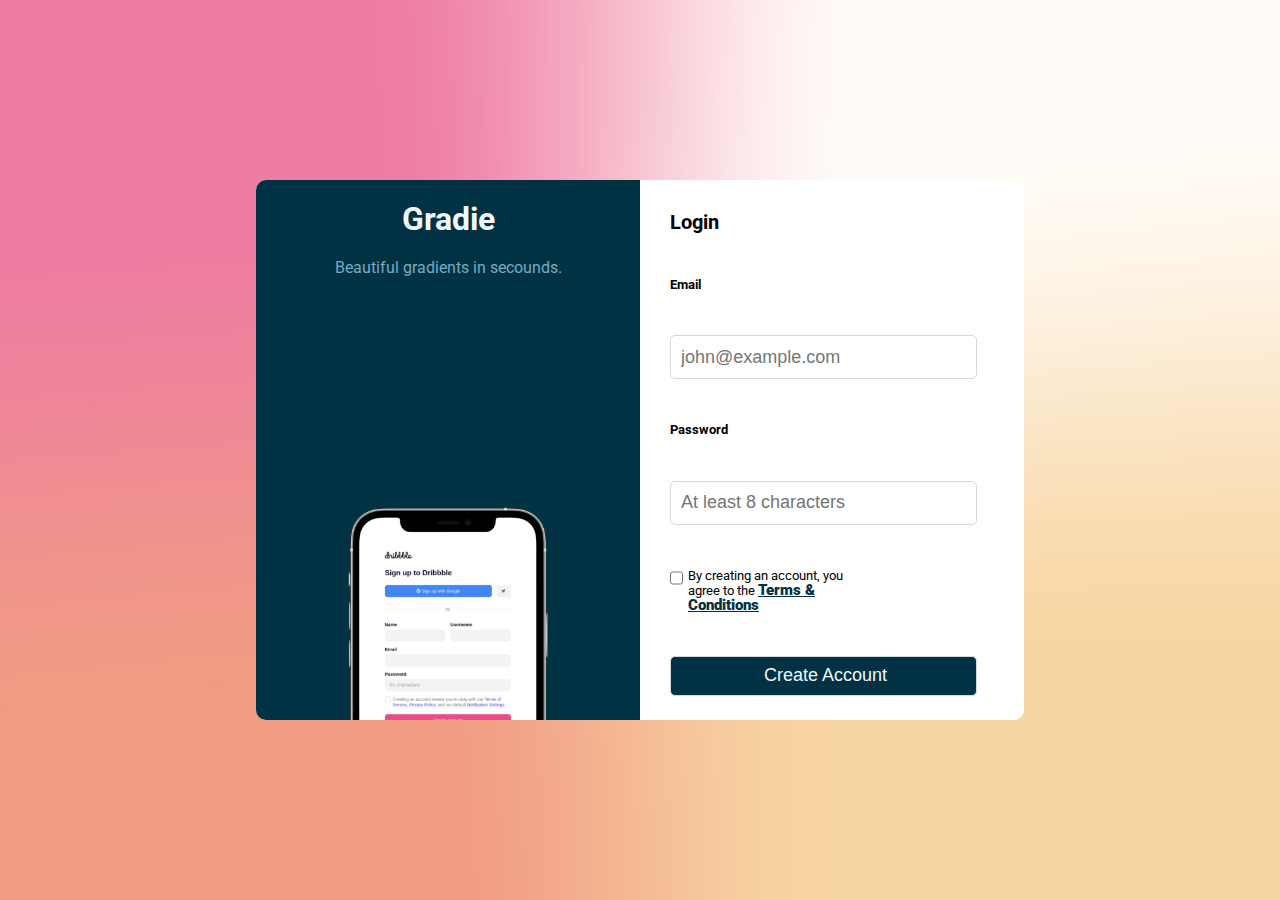
<file: Gradie Sign Up/index.html>
<!DOCTYPE html>
<html lang="en">
  <head>
    <meta charset="UTF-8" />
    <meta http-equiv="X-UA-Compatible" content="IE=edge" />
    <meta name="viewport" content="width=device-width, initial-scale=1.0" />
    <title>Document</title>
    <link rel="stylesheet" href="./style.css" />
    <link href='http://fonts.googleapis.com/css?family=Roboto' rel='stylesheet' type='text/css'>
  
  </head>
  <body>
    <main>
        <div class="gradie">
            <h1>Gradie</h1>
            <p>Beautiful gradients in secounds.</p>
            <img src="./Assets/iPhone Mockup.png" />
          </div>
          <div class="login">
            <h1>Login</h1>
            <label>Email</label>
            <input type="text" placeholder="john@example.com" />
            <label>Password</label>
            <input type="text" placeholder="At least 8 characters" />
            <div>
              <input type="checkbox"/> 
              <label>By creating an account, you agree to the <span>Terms & Conditions</span></label>
          </div>
            <input
              type="button"
              value="Create Account"
              style="background-color: #003244; 
              color: aliceblue"
            />
          </div>
      
    </main>
      </body>
</html>
</file>
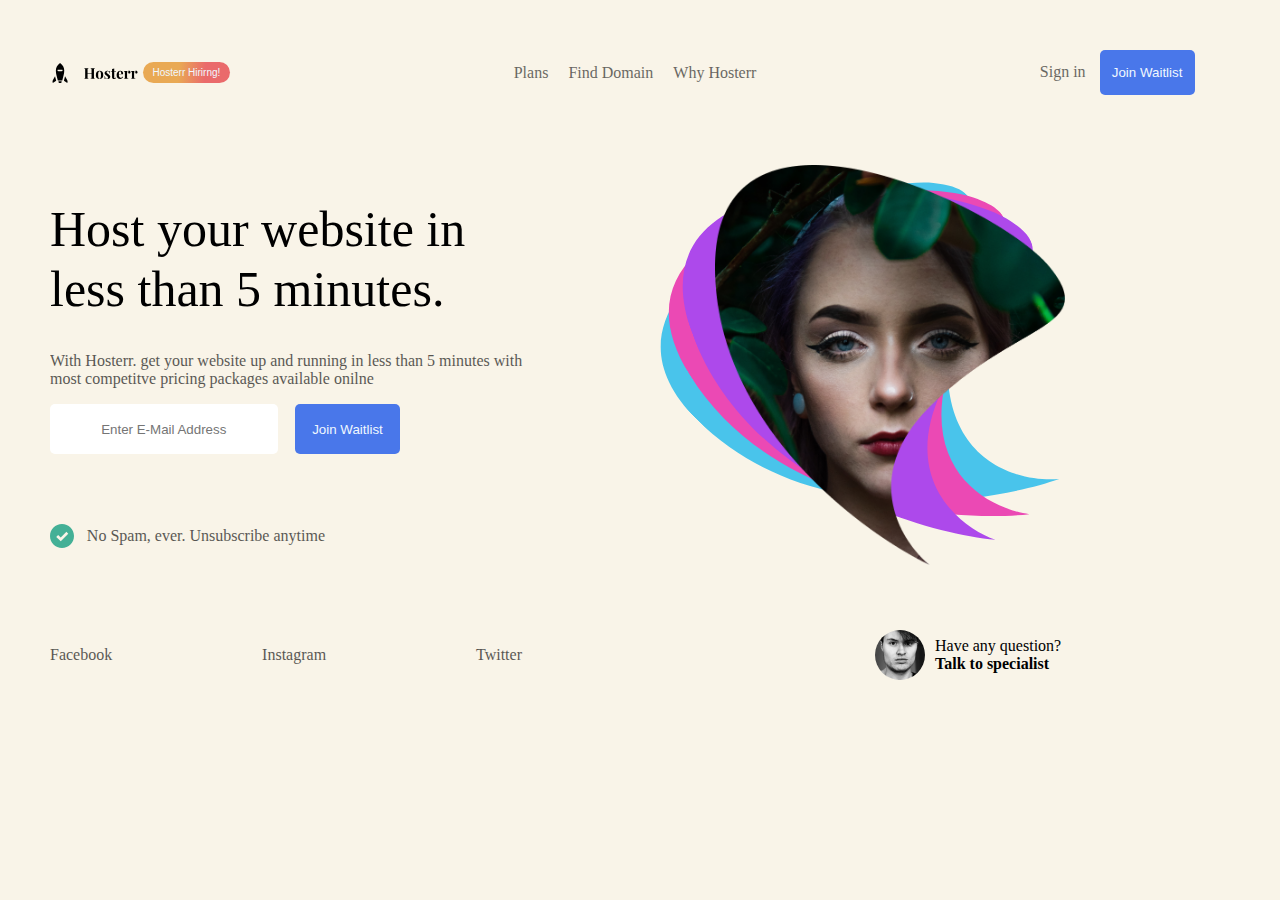
<file: Hosterr Starter Files/index.html>
<!DOCTYPE html>
<html lang="en">
  <head>
    <meta charset="UTF-8" />
    <meta http-equiv="X-UA-Compatible" content="IE=edge" />
    <meta name="viewport" content="width=device-width, initial-scale=1.0" />
    <link rel="stylesheet" href="./style.css" />
    <title>Document</title>
  </head>
  <body>
    <header>
      <div>
        <img src="./Assets/Logo.svg" />
        <input type="button" value="hosterr hirirng!" />
      </div>
      <div class="navbar-items">
        <label>plans</label>
        <label>find domain</label>
        <label>why hosterr</label>
    </div>
      <nav>
        <img class="hamburger" src="./Assets/icons8-hamburger-menu-24.png" />
        <label>Sign in </label>
        <input class="join-waitlist" type="button" value="join waitlist" />
      </nav>
    </header>
    <main>
      <div class="shaps">
        <img src="./Assets/Blue Shape.svg" />
        <img src="./Assets/Pink Shape.svg" />
        <img src="./Assets//Purple Shape.svg" />
        <img src="./Assets/Hero Image (Model).png" />
      </div>
      <div class="header-auth">
        <h1>Host your website in less than 5 minutes.</h1>
      <p>
        With Hosterr. get your website up and running in less than 5 minutes
        with most competitve pricing packages available onilne
      </p>
      <div class="auth">
        <div class="subscribe">
          <input type="text" for="email" placeholder="enter e-mail address" />
          <input type="button" value="join waitlist" />
        </div>
        <div class="no-spam">
          <img src="./Assets/Checkmark.svg" />
          <label>No Spam, ever. Unsubscribe anytime</label>
        </div>
      </div>
      </div>
    </main>
    <footer>
      <div class="contact">
        <label for="">facebook</label>
        <label for="">instagram</label>
        <label for="">twitter</label>
      </div>
      <div>
        <img src="./Assets/Help Avatar.svg" />
        <div>
          <p>Have any question?</p>
          <p>Talk to specialist</p>
        </div>
      </div>
    </footer>
  </body>
</html>
</file>
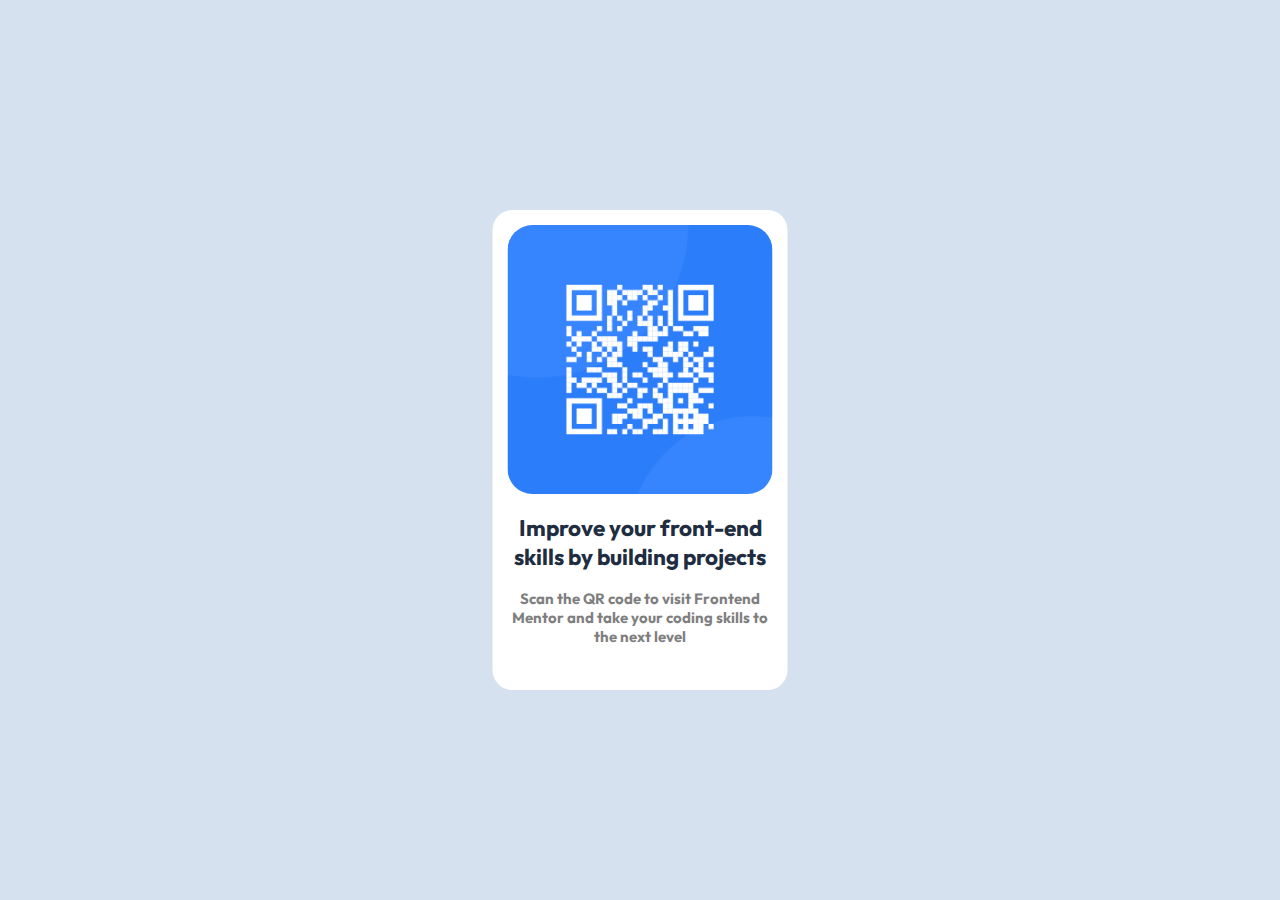
<file: qr-code-component/index.html>
<!DOCTYPE html>
<html lang="en">
  <head>
    <meta charset="UTF-8" />
    <meta name="viewport" content="width=device-width, initial-scale=1.0" />
    <!-- displays site properly based on user's device -->

    <link
      rel="icon"
      type="image/png"
      sizes="32x32"
      href="./images/favicon-32x32.png"
    />
    <link rel="stylesheet" href="https://fonts.googleapis.com/css?family=Outfit" />
    <link rel="stylesheet" href="./style.css" />

    <title>Frontend Mentor | QR code component</title>
  </head>
  <body>
    <div class="card">
      <div class="qr">
        <img src="./images/image-qr-code.png" alt="QR" />
      </div>
      <div class="inner">
        <h2>Improve your front-end skills by building projects</h2>
        <p>
          Scan the QR code to visit Frontend Mentor and take your coding skills
          to the next level
        </p>
      </div>
    </div>
  </body>
</html>
</file>
<file: Gradie Sign Up/style.css>
body{
    height: 100vh;
    margin: 0px;
    font-family: 'Roboto', sans-serif;
    background-image: url("./Assets/Background.png");
    background-size: 100% 100%;  
    background-repeat: no-repeat;  

}

main {
    display: flex;
    width: 100%;
    height: 100%;
    flex-direction: column; 
    background-color: white;
}

.gradie{
    background-color: #003244;
    width: 100%;
    height: 40%;
    display: flex;
    flex-direction: column;
    justify-content: flex-start;
    align-items: center;
    position: relative;
}


.gradie h1 {
    color: aliceblue;
    margin: 10px 0;
}

.gradie p {
    color: #75acc1;
    margin: 0;
    padding: 0;
}

.gradie img{
    width: 200px;
    position: absolute;
    bottom: 0;
}

.login {
    display: flex;
    flex-direction: column;
    justify-content: space-around;
    margin: 1em 2em;
    background-color: white;
    height: 60%;
}
.login > h1 {
    margin: 0;
 }

.login input {
    height: 40px;
    border: .5px solid #d6d9db;
    border-radius: 5px;
    padding-left: 10px;
}

.login > label {
    font-weight: bolder;
}

.login > div{
    display: flex;
    align-items: flex-start;
    justify-content: center;
    width: 200px;
}

.login > div > input {
    height: 20px;
    margin: 0px;
    margin-right: 5px;
}
.login > label{
    font-weight: bolder;
    font-size: large;
}

.login > div > label{
    align-self: flex-end;
}

.login > div > label > span {
    color: #023243;
    line-height: 2px;
    text-decoration: underline;
    font-weight:900;
    font-size: large;
}

.login > input{
    font-size: large;
    height: 50px;
}

@media screen and (min-width: 480px) {
    body {
        display: flex;
        justify-content: center;
        align-items: center;
    }
    main{
        width: 60%;
    };
}

@media screen and (min-width: 760px) {  
    main {
        flex-direction: row;
        height: 60%;
        border: none;
        border-radius: 10px;
    }

    .gradie {
        height: 100%;
        width: 50%;
        border-radius: 10px;
        border-bottom-right-radius: 0px;
        border-top-right-radius: 0px;
    }
    .gradie h1 {
        margin: 20px;
    }
    .gradie img{
        width: 280px;
    }

    main > .login {
        height: 90%;
        width: 40%;
        justify-content: space-between;
        font-size: 10px;
        margin: 30px;
    }

    .login  label {
        font-size: small;
    }
    .login > div > label > span{
        font-size: 15px;
    }
    .login > input{
        height: 40px;
    }
}
</file>
<file: Hosterr Starter Files/style.css>
body {
  background-color: #f9f4e8;
  display: flex;
  flex-direction: column;
}

body > * {
  margin: 50px 0;
}

header {
  display: flex;
  width: 97%;
  justify-content: space-between;
  margin-top: 10px;
  margin-bottom: 50px;
}

header div input[type='button'] {
  background: linear-gradient(
    95deg,
    rgba(233, 169, 84, 1) 41%,
    rgba(234, 106, 107, 1) 71%
  );
  color: aliceblue;
  border: none;
  border-radius: 5em;
  padding: 5px 10px;
  text-transform: capitalize;
  margin-left: 5px;
  font-size: 10px;
}

header .navbar-items {
  display: none;
}

header nav label, .join-waitlist {
  display: none;
}

header div {
  display: flex;
  align-items: center;
  justify-content: center;
}

header img {
  height: 20px;
}

main {
  display: flex;
  flex-direction: column;
  justify-content: space-between;
}

main .shaps {
  margin: 0 auto;
  display: flex;
  justify-content: center;
}

main > .shaps img {
  width: 250px;
}

main > .shaps img:nth-child(1) {
  transform: rotate(-45deg);
}

main > .shaps img:nth-child(2) {
  transform: rotate(-32deg);
}

main > .shaps img:nth-child(3) {
  transform: rotate(-20deg);
}

main > .shaps img:not(:last-child) {
  position: absolute;
  z-index: -99;
}

main h1 {
  font-size: 50px;
  font-weight: 510;
  line-height: 60px;
}

main p {
  opacity: 0.65;
}


main .auth {
  display: flex;
  flex-direction: column;
  justify-content: space-between;
}
main .auth .subscribe {
  display: flex;
  flex-direction: column;
  justify-content: space-between;
  width: 100%;
  height: 120px;
}

main .auth .subscribe input {
  border: none;
  border-radius: 5px;
  height: 50px;
  text-transform: capitalize;
  width: 100%;
  padding: 0;
}

main .auth input[type='text'] {
  color: black;
  text-align: center;
}

main .auth input[type='button'] {
  background-color: #4977ea;
  color: aliceblue;
}

main .auth .no-spam {
  display: flex;
  align-items: center;
  justify-content: space-between;
  width: 75%;
  margin-top: 10px;
}

main .auth div label {
  opacity: 0.65;
}

footer {
  display: flex;
  flex-direction: column;
  justify-content: space-between;
  width: 100%;
  margin: 0;
  height: 100px;
}

footer .contact {
  display: flex;
  justify-content: space-between;
  text-transform: capitalize;
  opacity: 0.65;
  width: 70%;
}

footer div {
  display: flex;
  justify-content: space-between;
  width: 80%;
}
footer div img {
  width: 50px;
  margin-right: 10px;
}

footer div div {
  display: flex;
  flex-direction: column;
  justify-content: center;
}

footer > div > div p {
  padding: 0;
  margin: 0;
}

footer div p:last-child {
  font-weight: bolder;
}

@media screen and (min-width: 480px) {
  body {
    margin: 25px;
  }

  body > * {
    margin: 20px 0;
  }
  main .auth .subscribe {
    flex-direction: row;
    width: 70%;
  }

header nav label, .join-waitlist {
    display: none;
  }
  main .auth .subscribe input[type='text'] {
    width: 65%;
  }
  main .auth .subscribe input[type='button'] {
    width: 30%;
  }

  main .auth .no-spam {
    width: 38%;
    margin: 0px;
  }
  footer {
    flex-direction: row;
    justify-content: space-between;
    width: 100%;
    align-items: center;
  }

  footer div {
    width: 50%;
    justify-content: flex-end;
  }

  footer .contact {
    width: 40%;
  }
}

@media screen and (min-width: 760px) {
  body {
    margin: 50px;
  }

  header nav input[value='join waitlist'] {
    background-color: #4977ea;
    color: aliceblue;
    border: none;
    border-radius: 5px;
    text-transform: capitalize;
    width: 95px;
    height: 45px;
    margin-left: 10px;
  }


  header .hamburger {
    display: none;
  }
  header .navbar-items {
    display: flex;
    justify-content: space-between;
    text-transform: capitalize;
    opacity: 0.589;
  }

  header nav label, .join-waitlist {
    display: inline;
  }

  header .navbar-items label {
    margin: 0 10px;
  }

  header nav label {
    opacity: 0.589;
  }

  main {
    flex-direction: row-reverse;
    justify-content: space-between;
  }
  main .header-auth {
    width: 500px;
  }
  main .auth .no-spam {
    width: 55%;
  }
  main > .shaps img {
    width: 350px;
  }
  header {
    margin-top: 0px;
    margin-bottom: 50px;
  }
}
</file>
<file: qr-code-component/style.css>
.attribution {
  font-size: 11px;
  text-align: center;
}
.attribution a {
  color: hsl(228, 45%, 44%);
}

body {
  background-color: #d5e1ef;
  height: 100vh;
  width: 100%;
  position: relative;
  margin: 0;
  font-family: 'Outfit';
}

.card {
    width: 270px;
  height: 450px;
  background-color: white;
  position: absolute;
  top: 50%;
  left: 50%;
  transform: translate(-50%, -50%);
  border-radius: 20px;
  display: flex;
  flex-direction: column;
  justify-content: space-between;
  align-items: center;
  padding: 15px;
}

.card > .qr {
  height: 65%;
  width: 100%;
  margin: auto;
}

.card > .qr > img {
  width: 100%;
  height: 100%;
  border-radius: 25px;
}

.card > .inner {
  height: 50%;
  width: 90%;
  text-align: center;
  font-size: 15px;
}

.card > .inner > h2 {
  color: #202d41;
  font-weight: bolder;
}

.card > .inner > p {
  opacity: 0.5;
  font-weight: 700;
}

@media screen and (min-width: 375px) {
  .card {
    width: 265px;
  }
  .card > .inner {
    width: 100%;
  }
}
</file>
